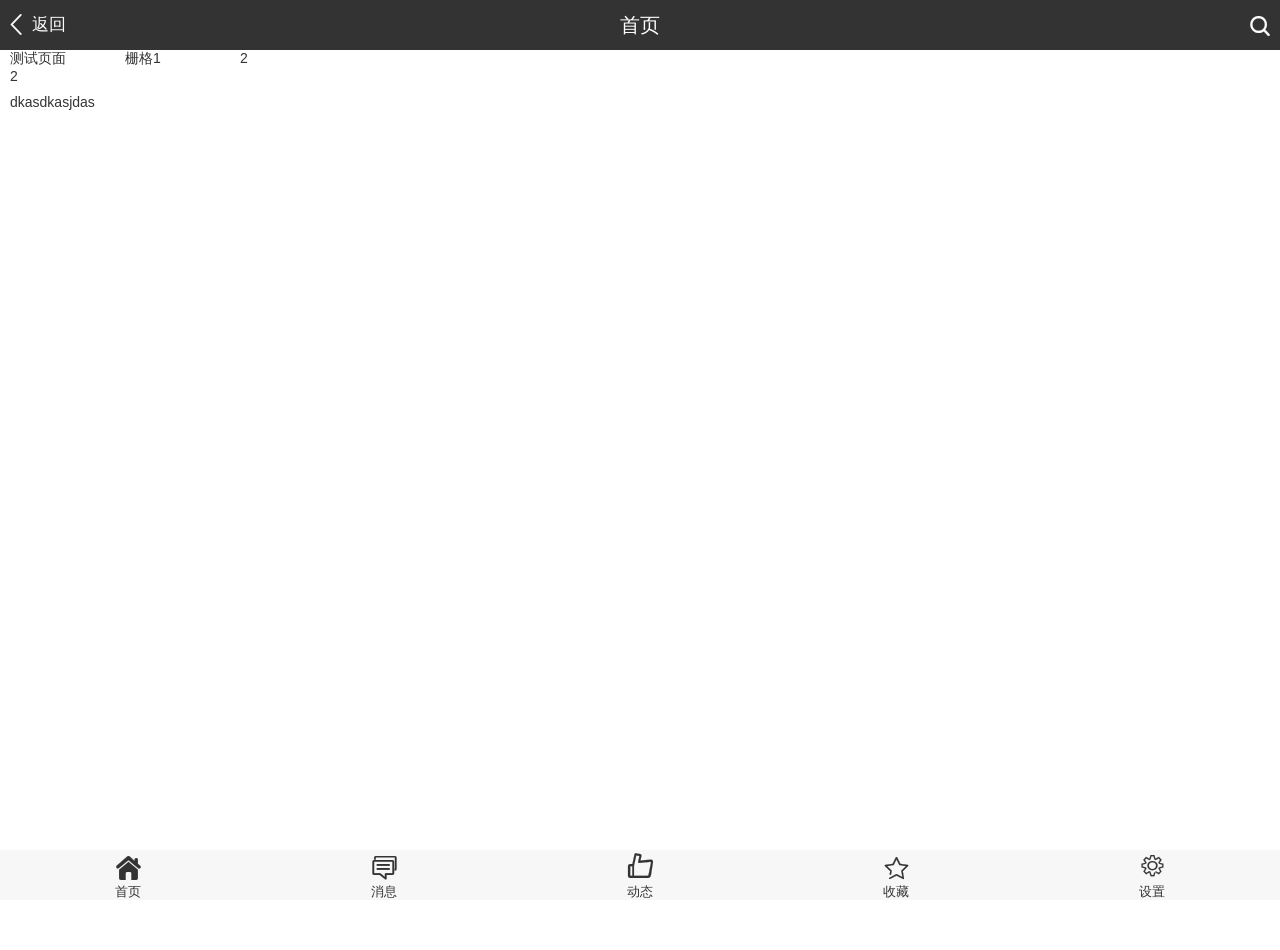
<file: index.html>
<!DOCTYPE html>
<html lang="en">

<head>
    <meta charset="UTF-8">
    <meta meta name="viewport" content="width=device-width, initial-scale=1.0, maximum-scale=1.0, user-scalable=0">
    <!-- uc强制全屏 -->
    <meta name="full-screen" content="yes">
    <!-- 关闭uc浏览器字体放大功能 -->
    <meta name="wap-font-scale" content="no">
    <!-- 强制显示图片 -->
    <meta name="imagemode" content="force" />
    <!-- 竖屏 -->
    <meta name="screen-orientation" content="portrait">
    <!-- <meta name="screen-orientation" content="portrait|landscape"> -->
    <!-- 缩放不显示滚动条 -->
    <!-- <meta name="viewport" content="uc-fitscreen=no|yes"/> -->
    <!-- uc/ -->
    <!-- x5 -->
    <!-- 设置屏幕方向 -->
    <meta name="x5-orientation" content="portrait" />
    <!-- <meta name="x5-orientation" content="portrait|landscape" /> -->
    <!-- 全屏 -->
    <meta name="x5-fullscreen" content="true" />
    <!-- <meta name="x5-fullscreen" content="true" /> -->
    <!-- 屏幕模式 -->
    <meta name="x5-page-mode" content="app" />
    <!-- x5 -->
    <title>演示文档</title>
    <link rel="stylesheet" href="css/zhkc.css">
    <link rel="stylesheet" type="text/css" href="./css/font/iconfont.css">
    <style>
    .tab {
        /*background:red;*/
    }
    
    .m-top-bar {
        background-color: #333;
    }
    </style>
</head>

<body class="zhk">
    <!-- 顶部工具 -->
    <div class="m-top-bar">
        <div class="m-top-left">
            <a href="">
                <i class="iconfont icon-prev"></i>
                <span>返回</span>
            </a>
        </div>
        <p class="m-top-title">
            首页
        </p>
        <div class="m-top-right">
            <a href="">
                <i class="iconfont icon-search"></i>
            </a>
        </div>
    </div>
    <!-- 内容区域 -->
    <div class="m-content">
        <div class="row-sm row inside">
            <div class="col-1">测试页面</div>
            <div class="col-1">栅格1</div>
            <div class="col-1">2</div>
        </div>
        <div class="row">
            <div class="col-12">2</div>
        </div>
        <div class="row">
            <div class="col-12"><a href="">dkasdkasjdas</a></div>
        </div>
    </div>
    <!-- tabs -->
    <div class="tabs">
        <div class="tab tab-5">
            <a href="javascript:;">
                <i class="iconfont icon-home"></i>
                <p>首页</p>
            </a>
        </div>
        <div class="tab tab-5">
            <a href="javascript:;">
                <i class="iconfont icon-advice"></i>
                <p>消息</p>
            </a>
        </div>
        <div class="tab tab-5">
            <a href="javascript:;">
                <i class="iconfont icon-ding"></i>
                <p>动态</p>
            </a>
        </div>
        <div class="tab tab-5">
            <a href="javascript:;">
                <i class="iconfont icon-star"></i>
                <p>收藏</p>
            </a>
        </div>
        <div class="tab tab-5">
            <a href="javascript:;">
                <i class="iconfont icon-set"></i>
                <p>设置</p>
            </a>
        </div>
    </div>
</body>

</html>
</file>
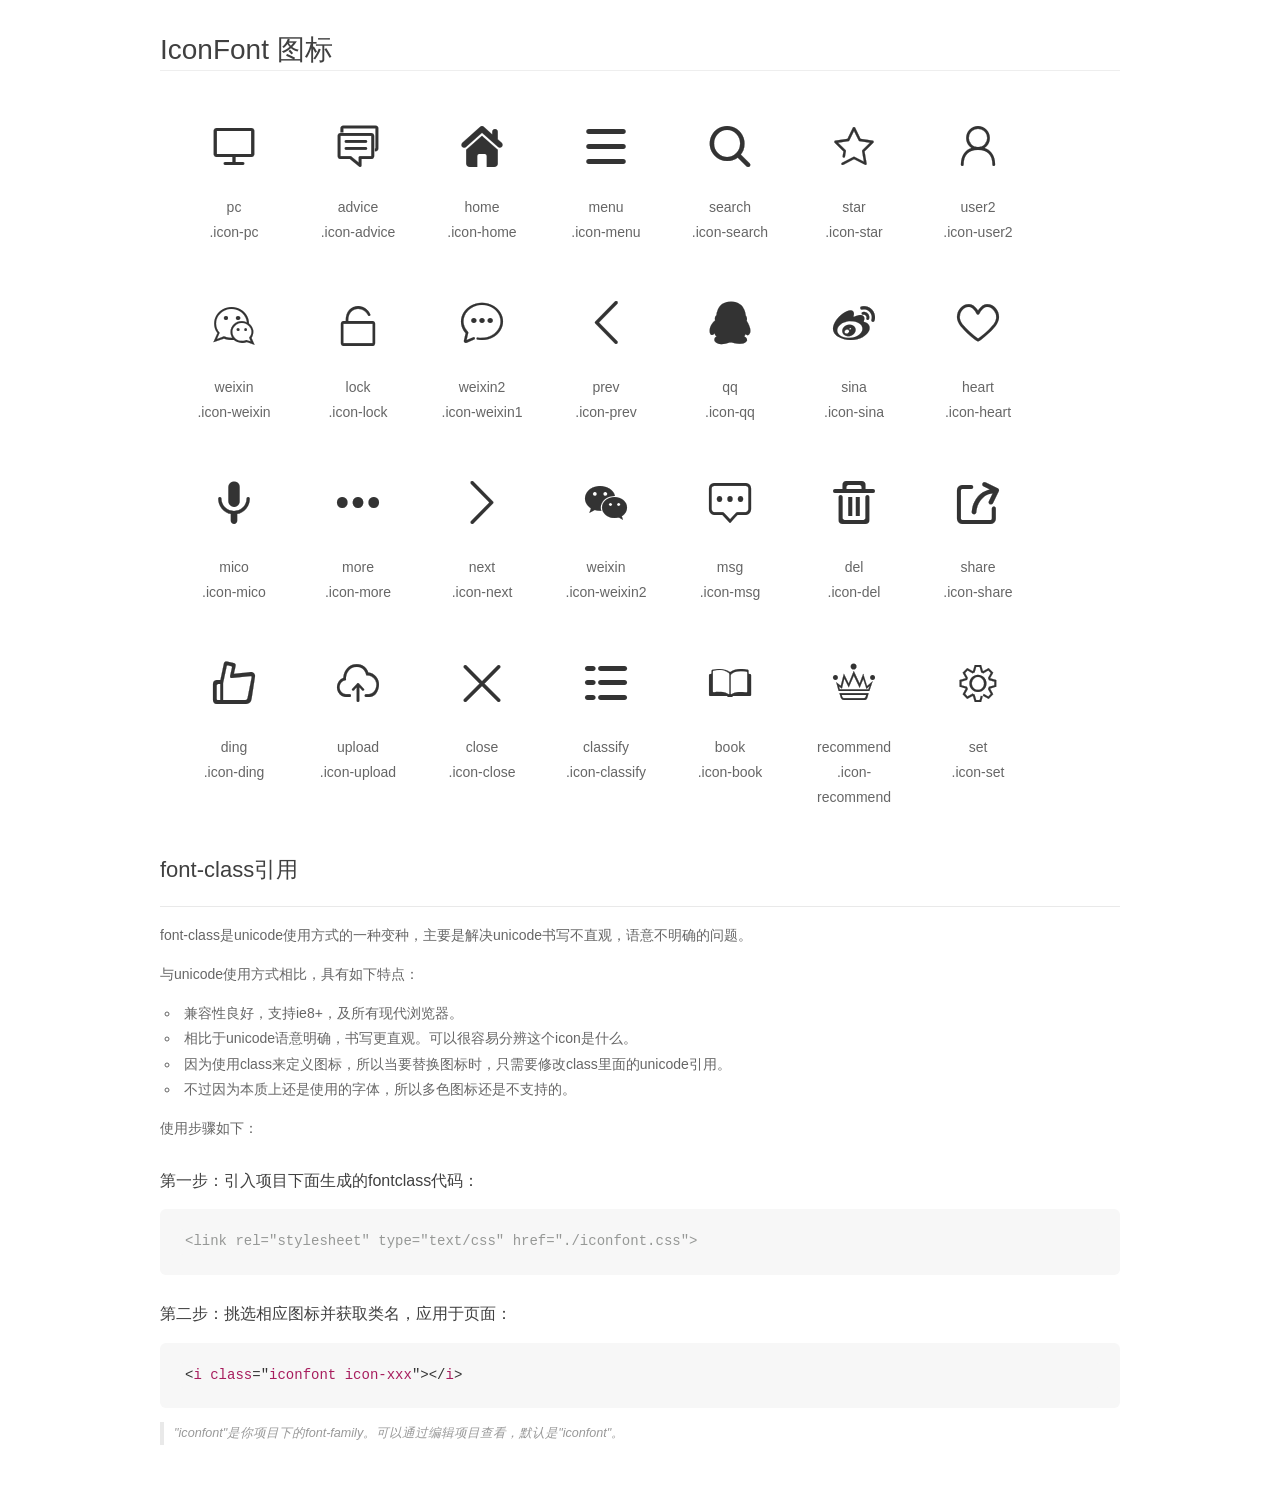
<file: css/font/demo_fontclass.html>
<!DOCTYPE html>
<html>
<head>
    <meta charset="utf-8"/>
    <title>IconFont</title>
    <link rel="stylesheet" href="demo.css">
    <link rel="stylesheet" href="iconfont.css">
</head>
<body>
    <div class="main markdown">
        <h1>IconFont 图标</h1>
        <ul class="icon_lists clear">
            
                <li>
                <i class="icon iconfont icon-pc"></i>
                    <div class="name">pc</div>
                    <div class="fontclass">.icon-pc</div>
                </li>
            
                <li>
                <i class="icon iconfont icon-advice"></i>
                    <div class="name">advice</div>
                    <div class="fontclass">.icon-advice</div>
                </li>
            
                <li>
                <i class="icon iconfont icon-home"></i>
                    <div class="name">home</div>
                    <div class="fontclass">.icon-home</div>
                </li>
            
                <li>
                <i class="icon iconfont icon-menu"></i>
                    <div class="name">menu</div>
                    <div class="fontclass">.icon-menu</div>
                </li>
            
                <li>
                <i class="icon iconfont icon-search"></i>
                    <div class="name">search</div>
                    <div class="fontclass">.icon-search</div>
                </li>
            
                <li>
                <i class="icon iconfont icon-star"></i>
                    <div class="name">star</div>
                    <div class="fontclass">.icon-star</div>
                </li>
            
                <li>
                <i class="icon iconfont icon-user2"></i>
                    <div class="name">user2</div>
                    <div class="fontclass">.icon-user2</div>
                </li>
            
                <li>
                <i class="icon iconfont icon-weixin"></i>
                    <div class="name">weixin</div>
                    <div class="fontclass">.icon-weixin</div>
                </li>
            
                <li>
                <i class="icon iconfont icon-lock"></i>
                    <div class="name">lock</div>
                    <div class="fontclass">.icon-lock</div>
                </li>
            
                <li>
                <i class="icon iconfont icon-weixin1"></i>
                    <div class="name">weixin2</div>
                    <div class="fontclass">.icon-weixin1</div>
                </li>
            
                <li>
                <i class="icon iconfont icon-prev"></i>
                    <div class="name">prev</div>
                    <div class="fontclass">.icon-prev</div>
                </li>
            
                <li>
                <i class="icon iconfont icon-qq"></i>
                    <div class="name">qq</div>
                    <div class="fontclass">.icon-qq</div>
                </li>
            
                <li>
                <i class="icon iconfont icon-sina"></i>
                    <div class="name">sina</div>
                    <div class="fontclass">.icon-sina</div>
                </li>
            
                <li>
                <i class="icon iconfont icon-heart"></i>
                    <div class="name">heart</div>
                    <div class="fontclass">.icon-heart</div>
                </li>
            
                <li>
                <i class="icon iconfont icon-mico"></i>
                    <div class="name">mico</div>
                    <div class="fontclass">.icon-mico</div>
                </li>
            
                <li>
                <i class="icon iconfont icon-more"></i>
                    <div class="name">more</div>
                    <div class="fontclass">.icon-more</div>
                </li>
            
                <li>
                <i class="icon iconfont icon-next"></i>
                    <div class="name">next</div>
                    <div class="fontclass">.icon-next</div>
                </li>
            
                <li>
                <i class="icon iconfont icon-weixin2"></i>
                    <div class="name">weixin</div>
                    <div class="fontclass">.icon-weixin2</div>
                </li>
            
                <li>
                <i class="icon iconfont icon-msg"></i>
                    <div class="name">msg</div>
                    <div class="fontclass">.icon-msg</div>
                </li>
            
                <li>
                <i class="icon iconfont icon-del"></i>
                    <div class="name">del</div>
                    <div class="fontclass">.icon-del</div>
                </li>
            
                <li>
                <i class="icon iconfont icon-share"></i>
                    <div class="name">share</div>
                    <div class="fontclass">.icon-share</div>
                </li>
            
                <li>
                <i class="icon iconfont icon-ding"></i>
                    <div class="name">ding</div>
                    <div class="fontclass">.icon-ding</div>
                </li>
            
                <li>
                <i class="icon iconfont icon-upload"></i>
                    <div class="name">upload</div>
                    <div class="fontclass">.icon-upload</div>
                </li>
            
                <li>
                <i class="icon iconfont icon-close"></i>
                    <div class="name">close</div>
                    <div class="fontclass">.icon-close</div>
                </li>
            
                <li>
                <i class="icon iconfont icon-classify"></i>
                    <div class="name">classify</div>
                    <div class="fontclass">.icon-classify</div>
                </li>
            
                <li>
                <i class="icon iconfont icon-book"></i>
                    <div class="name">book</div>
                    <div class="fontclass">.icon-book</div>
                </li>
            
                <li>
                <i class="icon iconfont icon-recommend"></i>
                    <div class="name">recommend</div>
                    <div class="fontclass">.icon-recommend</div>
                </li>
            
                <li>
                <i class="icon iconfont icon-set"></i>
                    <div class="name">set</div>
                    <div class="fontclass">.icon-set</div>
                </li>
            
        </ul>

        <h2 id="font-class-">font-class引用</h2>
        <hr>

        <p>font-class是unicode使用方式的一种变种，主要是解决unicode书写不直观，语意不明确的问题。</p>
        <p>与unicode使用方式相比，具有如下特点：</p>
        <ul>
        <li>兼容性良好，支持ie8+，及所有现代浏览器。</li>
        <li>相比于unicode语意明确，书写更直观。可以很容易分辨这个icon是什么。</li>
        <li>因为使用class来定义图标，所以当要替换图标时，只需要修改class里面的unicode引用。</li>
        <li>不过因为本质上还是使用的字体，所以多色图标还是不支持的。</li>
        </ul>
        <p>使用步骤如下：</p>
        <h3 id="-fontclass-">第一步：引入项目下面生成的fontclass代码：</h3>


        <pre><code class="lang-js hljs javascript"><span class="hljs-comment">&lt;link rel="stylesheet" type="text/css" href="./iconfont.css"&gt;</span></code></pre>
        <h3 id="-">第二步：挑选相应图标并获取类名，应用于页面：</h3>
        <pre><code class="lang-css hljs">&lt;<span class="hljs-selector-tag">i</span> <span class="hljs-selector-tag">class</span>="<span class="hljs-selector-tag">iconfont</span> <span class="hljs-selector-tag">icon-xxx</span>"&gt;&lt;/<span class="hljs-selector-tag">i</span>&gt;</code></pre>
        <blockquote>
        <p>"iconfont"是你项目下的font-family。可以通过编辑项目查看，默认是"iconfont"。</p>
        </blockquote>
    </div>
</body>
</html>
</file>
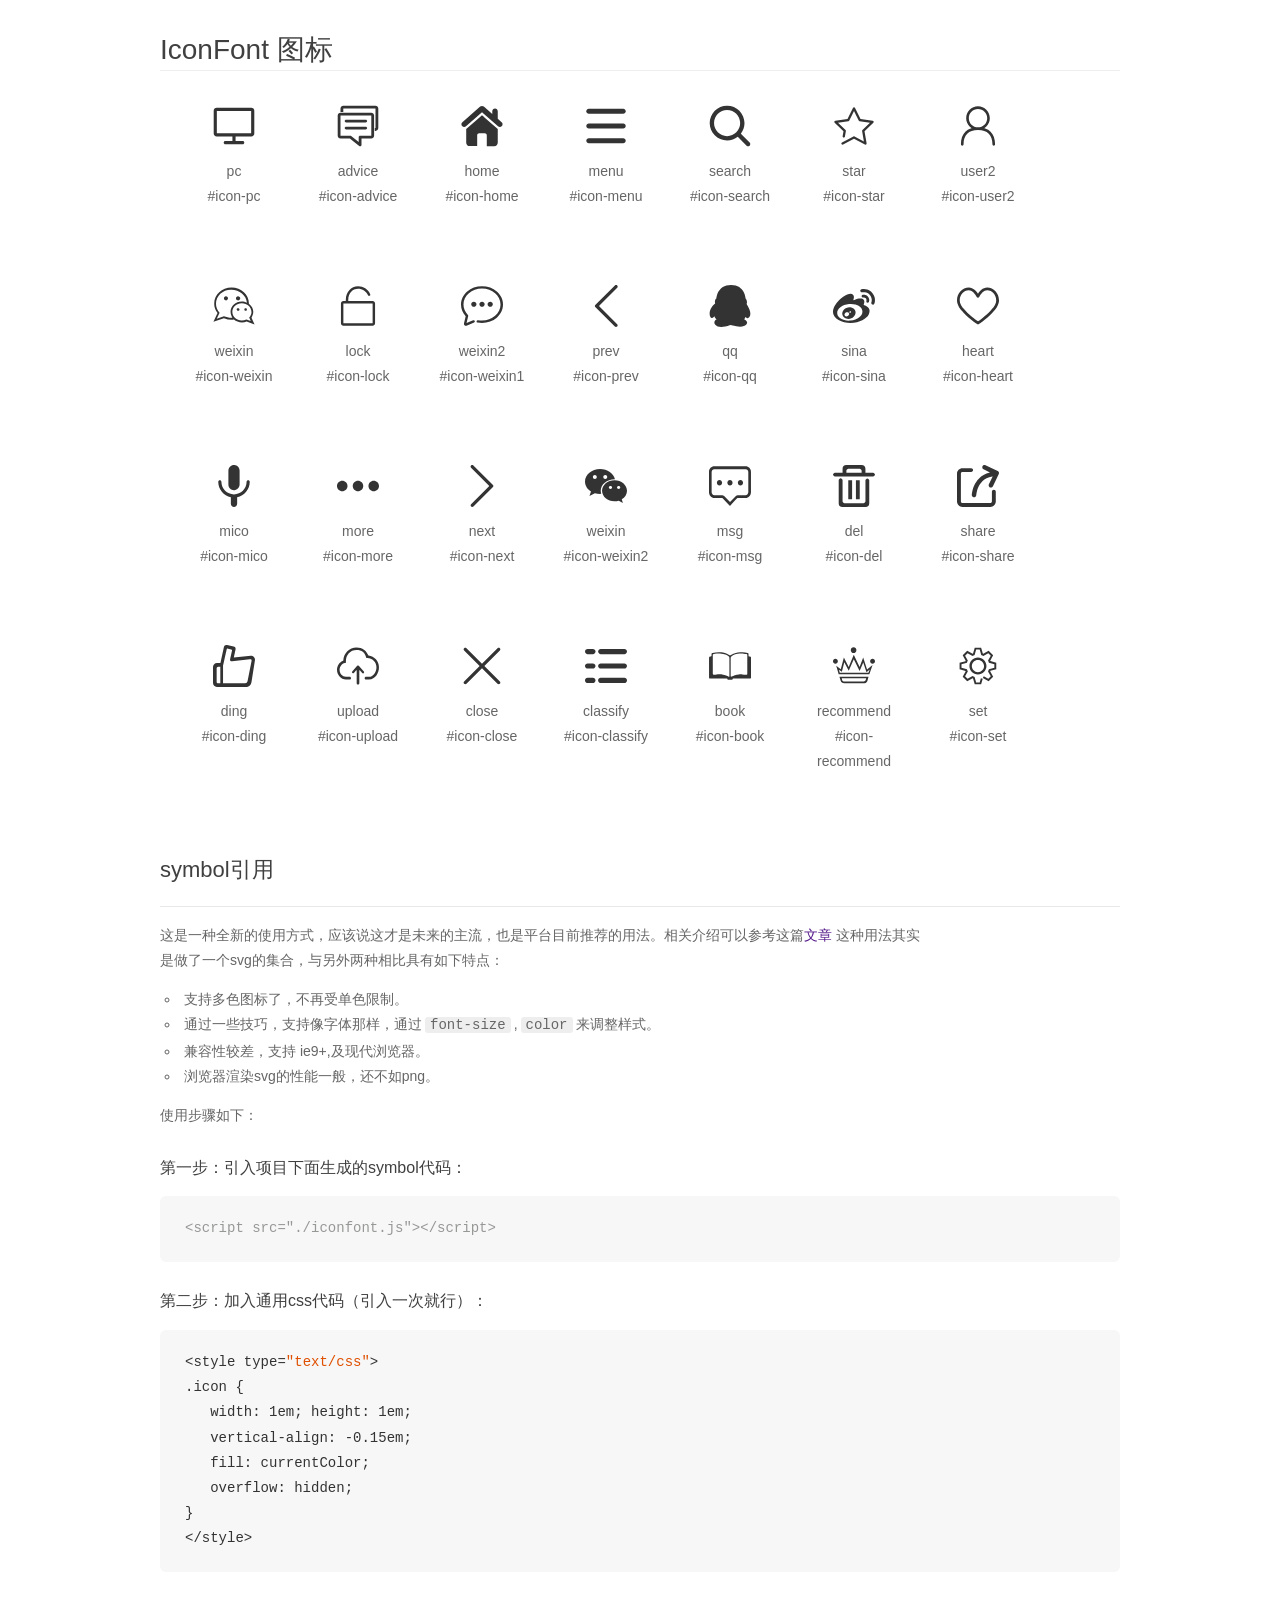
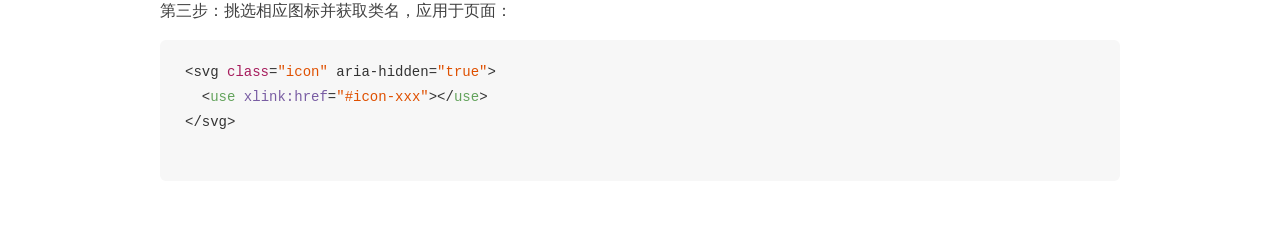
<file: css/font/demo_symbol.html>
<!DOCTYPE html>
<html>
<head>
    <meta charset="utf-8"/>
    <title>IconFont</title>
    <link rel="stylesheet" href="demo.css">
    <script src="iconfont.js"></script>

    <style type="text/css">
        .icon {
          /* 通过设置 font-size 来改变图标大小 */
          width: 1em; height: 1em;
          /* 图标和文字相邻时，垂直对齐 */
          vertical-align: -0.15em;
          /* 通过设置 color 来改变 SVG 的颜色/fill */
          fill: currentColor;
          /* path 和 stroke 溢出 viewBox 部分在 IE 下会显示
             normalize.css 中也包含这行 */
          overflow: hidden;
        }

    </style>
</head>
<body>
    <div class="main markdown">
        <h1>IconFont 图标</h1>
        <ul class="icon_lists clear">
            
                <li>
                    <svg class="icon" aria-hidden="true">
                        <use xlink:href="#icon-pc"></use>
                    </svg>
                    <div class="name">pc</div>
                    <div class="fontclass">#icon-pc</div>
                </li>
            
                <li>
                    <svg class="icon" aria-hidden="true">
                        <use xlink:href="#icon-advice"></use>
                    </svg>
                    <div class="name">advice</div>
                    <div class="fontclass">#icon-advice</div>
                </li>
            
                <li>
                    <svg class="icon" aria-hidden="true">
                        <use xlink:href="#icon-home"></use>
                    </svg>
                    <div class="name">home</div>
                    <div class="fontclass">#icon-home</div>
                </li>
            
                <li>
                    <svg class="icon" aria-hidden="true">
                        <use xlink:href="#icon-menu"></use>
                    </svg>
                    <div class="name">menu</div>
                    <div class="fontclass">#icon-menu</div>
                </li>
            
                <li>
                    <svg class="icon" aria-hidden="true">
                        <use xlink:href="#icon-search"></use>
                    </svg>
                    <div class="name">search</div>
                    <div class="fontclass">#icon-search</div>
                </li>
            
                <li>
                    <svg class="icon" aria-hidden="true">
                        <use xlink:href="#icon-star"></use>
                    </svg>
                    <div class="name">star</div>
                    <div class="fontclass">#icon-star</div>
                </li>
            
                <li>
                    <svg class="icon" aria-hidden="true">
                        <use xlink:href="#icon-user2"></use>
                    </svg>
                    <div class="name">user2</div>
                    <div class="fontclass">#icon-user2</div>
                </li>
            
                <li>
                    <svg class="icon" aria-hidden="true">
                        <use xlink:href="#icon-weixin"></use>
                    </svg>
                    <div class="name">weixin</div>
                    <div class="fontclass">#icon-weixin</div>
                </li>
            
                <li>
                    <svg class="icon" aria-hidden="true">
                        <use xlink:href="#icon-lock"></use>
                    </svg>
                    <div class="name">lock</div>
                    <div class="fontclass">#icon-lock</div>
                </li>
            
                <li>
                    <svg class="icon" aria-hidden="true">
                        <use xlink:href="#icon-weixin1"></use>
                    </svg>
                    <div class="name">weixin2</div>
                    <div class="fontclass">#icon-weixin1</div>
                </li>
            
                <li>
                    <svg class="icon" aria-hidden="true">
                        <use xlink:href="#icon-prev"></use>
                    </svg>
                    <div class="name">prev</div>
                    <div class="fontclass">#icon-prev</div>
                </li>
            
                <li>
                    <svg class="icon" aria-hidden="true">
                        <use xlink:href="#icon-qq"></use>
                    </svg>
                    <div class="name">qq</div>
                    <div class="fontclass">#icon-qq</div>
                </li>
            
                <li>
                    <svg class="icon" aria-hidden="true">
                        <use xlink:href="#icon-sina"></use>
                    </svg>
                    <div class="name">sina</div>
                    <div class="fontclass">#icon-sina</div>
                </li>
            
                <li>
                    <svg class="icon" aria-hidden="true">
                        <use xlink:href="#icon-heart"></use>
                    </svg>
                    <div class="name">heart</div>
                    <div class="fontclass">#icon-heart</div>
                </li>
            
                <li>
                    <svg class="icon" aria-hidden="true">
                        <use xlink:href="#icon-mico"></use>
                    </svg>
                    <div class="name">mico</div>
                    <div class="fontclass">#icon-mico</div>
                </li>
            
                <li>
                    <svg class="icon" aria-hidden="true">
                        <use xlink:href="#icon-more"></use>
                    </svg>
                    <div class="name">more</div>
                    <div class="fontclass">#icon-more</div>
                </li>
            
                <li>
                    <svg class="icon" aria-hidden="true">
                        <use xlink:href="#icon-next"></use>
                    </svg>
                    <div class="name">next</div>
                    <div class="fontclass">#icon-next</div>
                </li>
            
                <li>
                    <svg class="icon" aria-hidden="true">
                        <use xlink:href="#icon-weixin2"></use>
                    </svg>
                    <div class="name">weixin</div>
                    <div class="fontclass">#icon-weixin2</div>
                </li>
            
                <li>
                    <svg class="icon" aria-hidden="true">
                        <use xlink:href="#icon-msg"></use>
                    </svg>
                    <div class="name">msg</div>
                    <div class="fontclass">#icon-msg</div>
                </li>
            
                <li>
                    <svg class="icon" aria-hidden="true">
                        <use xlink:href="#icon-del"></use>
                    </svg>
                    <div class="name">del</div>
                    <div class="fontclass">#icon-del</div>
                </li>
            
                <li>
                    <svg class="icon" aria-hidden="true">
                        <use xlink:href="#icon-share"></use>
                    </svg>
                    <div class="name">share</div>
                    <div class="fontclass">#icon-share</div>
                </li>
            
                <li>
                    <svg class="icon" aria-hidden="true">
                        <use xlink:href="#icon-ding"></use>
                    </svg>
                    <div class="name">ding</div>
                    <div class="fontclass">#icon-ding</div>
                </li>
            
                <li>
                    <svg class="icon" aria-hidden="true">
                        <use xlink:href="#icon-upload"></use>
                    </svg>
                    <div class="name">upload</div>
                    <div class="fontclass">#icon-upload</div>
                </li>
            
                <li>
                    <svg class="icon" aria-hidden="true">
                        <use xlink:href="#icon-close"></use>
                    </svg>
                    <div class="name">close</div>
                    <div class="fontclass">#icon-close</div>
                </li>
            
                <li>
                    <svg class="icon" aria-hidden="true">
                        <use xlink:href="#icon-classify"></use>
                    </svg>
                    <div class="name">classify</div>
                    <div class="fontclass">#icon-classify</div>
                </li>
            
                <li>
                    <svg class="icon" aria-hidden="true">
                        <use xlink:href="#icon-book"></use>
                    </svg>
                    <div class="name">book</div>
                    <div class="fontclass">#icon-book</div>
                </li>
            
                <li>
                    <svg class="icon" aria-hidden="true">
                        <use xlink:href="#icon-recommend"></use>
                    </svg>
                    <div class="name">recommend</div>
                    <div class="fontclass">#icon-recommend</div>
                </li>
            
                <li>
                    <svg class="icon" aria-hidden="true">
                        <use xlink:href="#icon-set"></use>
                    </svg>
                    <div class="name">set</div>
                    <div class="fontclass">#icon-set</div>
                </li>
            
        </ul>


        <h2 id="symbol-">symbol引用</h2>
        <hr>

        <p>这是一种全新的使用方式，应该说这才是未来的主流，也是平台目前推荐的用法。相关介绍可以参考这篇<a href="">文章</a>
        这种用法其实是做了一个svg的集合，与另外两种相比具有如下特点：</p>
        <ul>
          <li>支持多色图标了，不再受单色限制。</li>
          <li>通过一些技巧，支持像字体那样，通过<code>font-size</code>,<code>color</code>来调整样式。</li>
          <li>兼容性较差，支持 ie9+,及现代浏览器。</li>
          <li>浏览器渲染svg的性能一般，还不如png。</li>
        </ul>
        <p>使用步骤如下：</p>
        <h3 id="-symbol-">第一步：引入项目下面生成的symbol代码：</h3>
        <pre><code class="lang-js hljs javascript"><span class="hljs-comment">&lt;script src="./iconfont.js"&gt;&lt;/script&gt;</span></code></pre>
        <h3 id="-css-">第二步：加入通用css代码（引入一次就行）：</h3>
        <pre><code class="lang-js hljs javascript">&lt;style type=<span class="hljs-string">"text/css"</span>&gt;
.icon {
   width: <span class="hljs-number">1</span>em; height: <span class="hljs-number">1</span>em;
   vertical-align: <span class="hljs-number">-0.15</span>em;
   fill: currentColor;
   overflow: hidden;
}
&lt;<span class="hljs-regexp">/style&gt;</span></code></pre>
        <h3 id="-">第三步：挑选相应图标并获取类名，应用于页面：</h3>
        <pre><code class="lang-js hljs javascript">&lt;svg <span class="hljs-class"><span class="hljs-keyword">class</span></span>=<span class="hljs-string">"icon"</span> aria-hidden=<span class="hljs-string">"true"</span>&gt;<span class="xml"><span class="hljs-tag">
  &lt;<span class="hljs-name">use</span> <span class="hljs-attr">xlink:href</span>=<span class="hljs-string">"#icon-xxx"</span>&gt;</span><span class="hljs-tag">&lt;/<span class="hljs-name">use</span>&gt;</span>
</span>&lt;<span class="hljs-regexp">/svg&gt;
        </span></code></pre>
    </div>
</body>
</html>
</file>
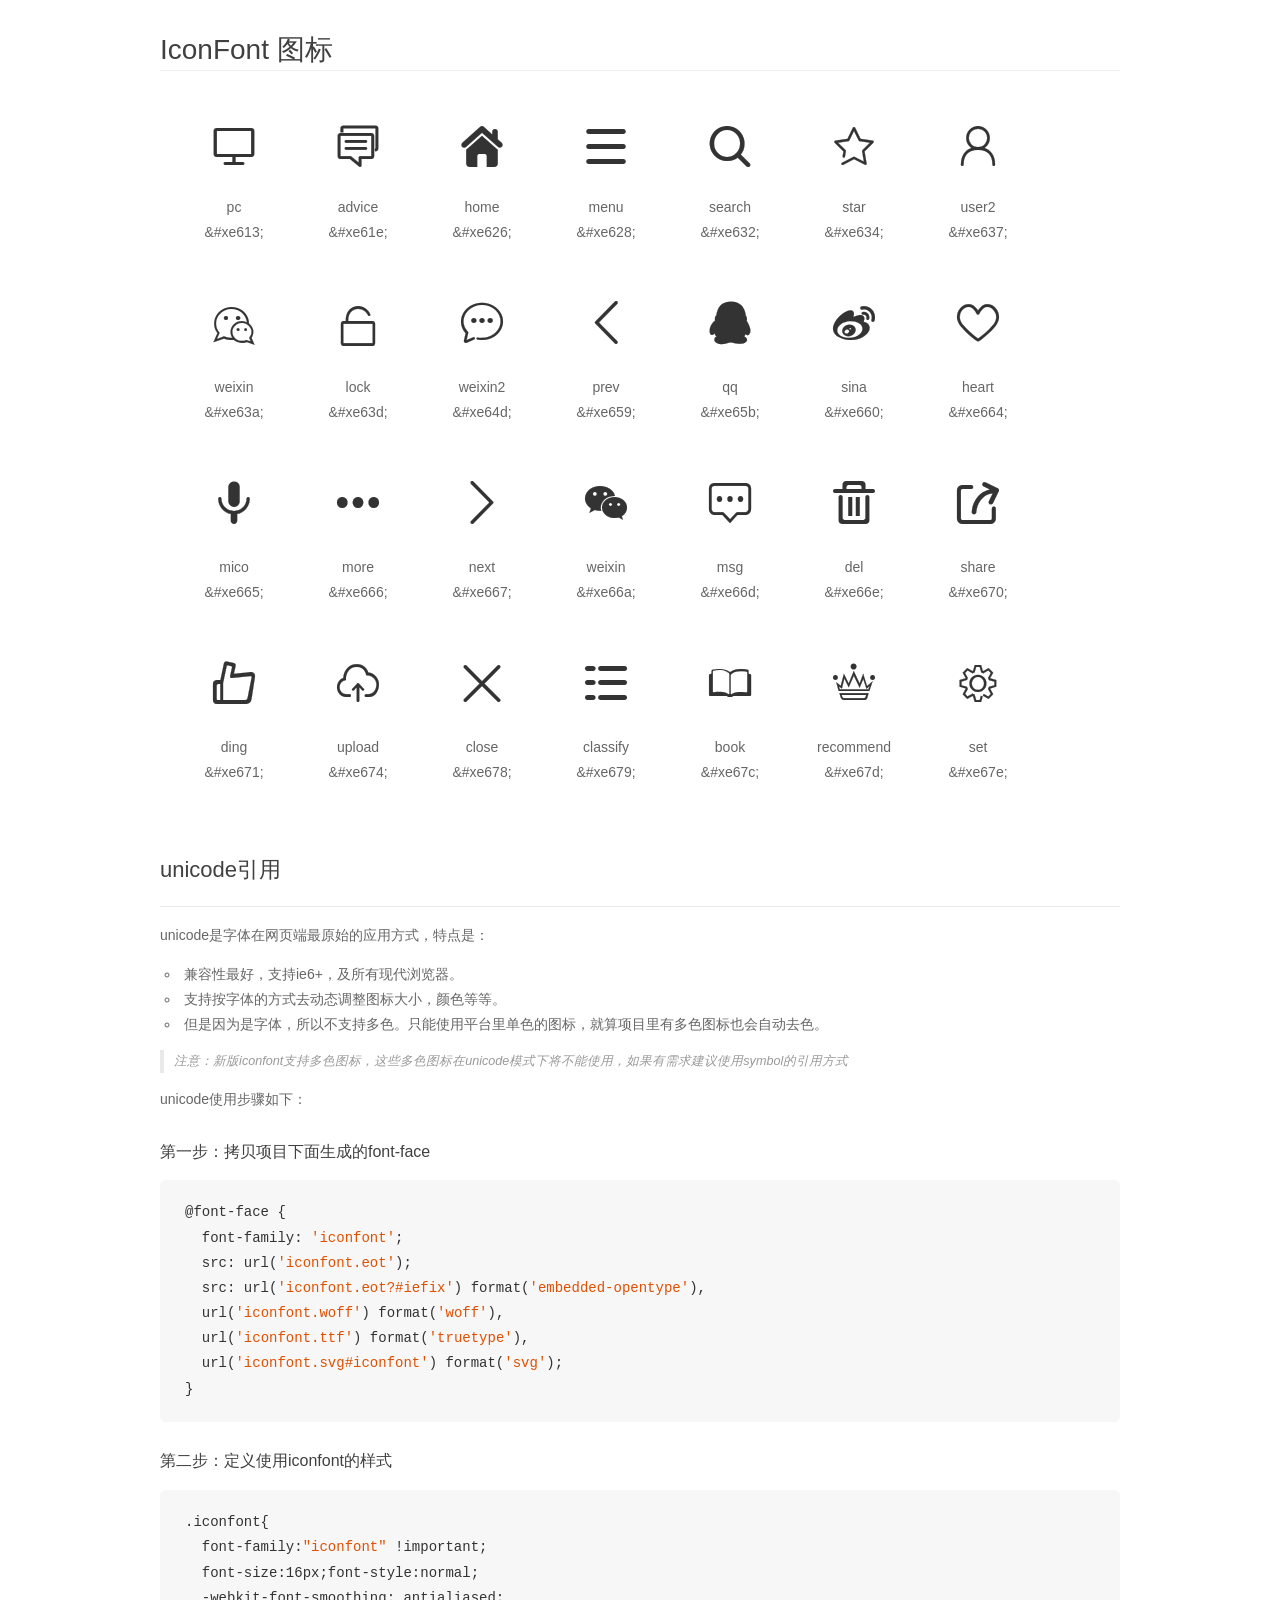
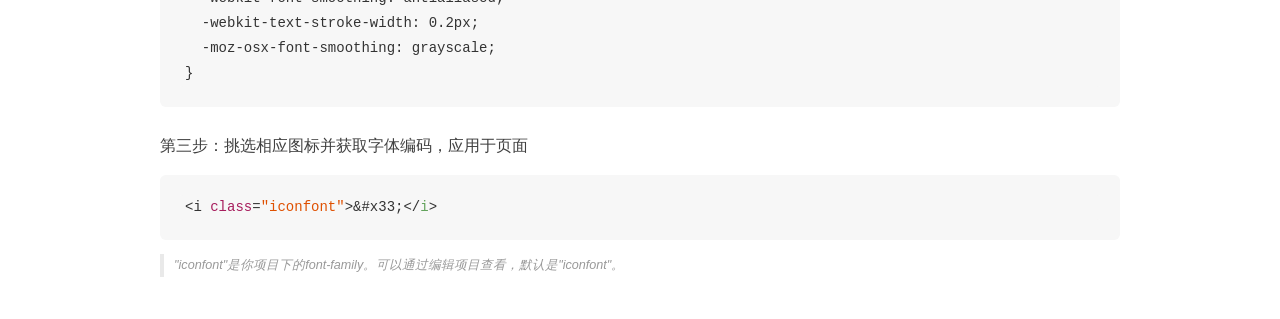
<file: css/font/demo_unicode.html>
<!DOCTYPE html>
<html>
<head>
    <meta charset="utf-8"/>
    <title>IconFont</title>
    <link rel="stylesheet" href="demo.css">

    <style type="text/css">

        @font-face {font-family: "iconfont";
          src: url('iconfont.eot'); /* IE9*/
          src: url('iconfont.eot#iefix') format('embedded-opentype'), /* IE6-IE8 */
          url('iconfont.woff') format('woff'), /* chrome, firefox */
          url('iconfont.ttf') format('truetype'), /* chrome, firefox, opera, Safari, Android, iOS 4.2+*/
          url('iconfont.svg#iconfont') format('svg'); /* iOS 4.1- */
        }

        .iconfont {
          font-family:"iconfont" !important;
          font-size:16px;
          font-style:normal;
          -webkit-font-smoothing: antialiased;
          -webkit-text-stroke-width: 0.2px;
          -moz-osx-font-smoothing: grayscale;
        }

    </style>
</head>
<body>
    <div class="main markdown">
        <h1>IconFont 图标</h1>
        <ul class="icon_lists clear">
            
                <li>
                <i class="icon iconfont">&#xe613;</i>
                    <div class="name">pc</div>
                    <div class="code">&amp;#xe613;</div>
                </li>
            
                <li>
                <i class="icon iconfont">&#xe61e;</i>
                    <div class="name">advice</div>
                    <div class="code">&amp;#xe61e;</div>
                </li>
            
                <li>
                <i class="icon iconfont">&#xe626;</i>
                    <div class="name">home</div>
                    <div class="code">&amp;#xe626;</div>
                </li>
            
                <li>
                <i class="icon iconfont">&#xe628;</i>
                    <div class="name">menu</div>
                    <div class="code">&amp;#xe628;</div>
                </li>
            
                <li>
                <i class="icon iconfont">&#xe632;</i>
                    <div class="name">search</div>
                    <div class="code">&amp;#xe632;</div>
                </li>
            
                <li>
                <i class="icon iconfont">&#xe634;</i>
                    <div class="name">star</div>
                    <div class="code">&amp;#xe634;</div>
                </li>
            
                <li>
                <i class="icon iconfont">&#xe637;</i>
                    <div class="name">user2</div>
                    <div class="code">&amp;#xe637;</div>
                </li>
            
                <li>
                <i class="icon iconfont">&#xe63a;</i>
                    <div class="name">weixin</div>
                    <div class="code">&amp;#xe63a;</div>
                </li>
            
                <li>
                <i class="icon iconfont">&#xe63d;</i>
                    <div class="name">lock</div>
                    <div class="code">&amp;#xe63d;</div>
                </li>
            
                <li>
                <i class="icon iconfont">&#xe64d;</i>
                    <div class="name">weixin2</div>
                    <div class="code">&amp;#xe64d;</div>
                </li>
            
                <li>
                <i class="icon iconfont">&#xe659;</i>
                    <div class="name">prev</div>
                    <div class="code">&amp;#xe659;</div>
                </li>
            
                <li>
                <i class="icon iconfont">&#xe65b;</i>
                    <div class="name">qq</div>
                    <div class="code">&amp;#xe65b;</div>
                </li>
            
                <li>
                <i class="icon iconfont">&#xe660;</i>
                    <div class="name">sina</div>
                    <div class="code">&amp;#xe660;</div>
                </li>
            
                <li>
                <i class="icon iconfont">&#xe664;</i>
                    <div class="name">heart</div>
                    <div class="code">&amp;#xe664;</div>
                </li>
            
                <li>
                <i class="icon iconfont">&#xe665;</i>
                    <div class="name">mico</div>
                    <div class="code">&amp;#xe665;</div>
                </li>
            
                <li>
                <i class="icon iconfont">&#xe666;</i>
                    <div class="name">more</div>
                    <div class="code">&amp;#xe666;</div>
                </li>
            
                <li>
                <i class="icon iconfont">&#xe667;</i>
                    <div class="name">next</div>
                    <div class="code">&amp;#xe667;</div>
                </li>
            
                <li>
                <i class="icon iconfont">&#xe66a;</i>
                    <div class="name">weixin</div>
                    <div class="code">&amp;#xe66a;</div>
                </li>
            
                <li>
                <i class="icon iconfont">&#xe66d;</i>
                    <div class="name">msg</div>
                    <div class="code">&amp;#xe66d;</div>
                </li>
            
                <li>
                <i class="icon iconfont">&#xe66e;</i>
                    <div class="name">del</div>
                    <div class="code">&amp;#xe66e;</div>
                </li>
            
                <li>
                <i class="icon iconfont">&#xe670;</i>
                    <div class="name">share</div>
                    <div class="code">&amp;#xe670;</div>
                </li>
            
                <li>
                <i class="icon iconfont">&#xe671;</i>
                    <div class="name">ding</div>
                    <div class="code">&amp;#xe671;</div>
                </li>
            
                <li>
                <i class="icon iconfont">&#xe674;</i>
                    <div class="name">upload</div>
                    <div class="code">&amp;#xe674;</div>
                </li>
            
                <li>
                <i class="icon iconfont">&#xe678;</i>
                    <div class="name">close</div>
                    <div class="code">&amp;#xe678;</div>
                </li>
            
                <li>
                <i class="icon iconfont">&#xe679;</i>
                    <div class="name">classify</div>
                    <div class="code">&amp;#xe679;</div>
                </li>
            
                <li>
                <i class="icon iconfont">&#xe67c;</i>
                    <div class="name">book</div>
                    <div class="code">&amp;#xe67c;</div>
                </li>
            
                <li>
                <i class="icon iconfont">&#xe67d;</i>
                    <div class="name">recommend</div>
                    <div class="code">&amp;#xe67d;</div>
                </li>
            
                <li>
                <i class="icon iconfont">&#xe67e;</i>
                    <div class="name">set</div>
                    <div class="code">&amp;#xe67e;</div>
                </li>
            
        </ul>
        <h2 id="unicode-">unicode引用</h2>
        <hr>

        <p>unicode是字体在网页端最原始的应用方式，特点是：</p>
        <ul>
        <li>兼容性最好，支持ie6+，及所有现代浏览器。</li>
        <li>支持按字体的方式去动态调整图标大小，颜色等等。</li>
        <li>但是因为是字体，所以不支持多色。只能使用平台里单色的图标，就算项目里有多色图标也会自动去色。</li>
        </ul>
        <blockquote>
        <p>注意：新版iconfont支持多色图标，这些多色图标在unicode模式下将不能使用，如果有需求建议使用symbol的引用方式</p>
        </blockquote>
        <p>unicode使用步骤如下：</p>
        <h3 id="-font-face">第一步：拷贝项目下面生成的font-face</h3>
        <pre><code class="lang-js hljs javascript">@font-face {
  font-family: <span class="hljs-string">'iconfont'</span>;
  src: url(<span class="hljs-string">'iconfont.eot'</span>);
  src: url(<span class="hljs-string">'iconfont.eot?#iefix'</span>) format(<span class="hljs-string">'embedded-opentype'</span>),
  url(<span class="hljs-string">'iconfont.woff'</span>) format(<span class="hljs-string">'woff'</span>),
  url(<span class="hljs-string">'iconfont.ttf'</span>) format(<span class="hljs-string">'truetype'</span>),
  url(<span class="hljs-string">'iconfont.svg#iconfont'</span>) format(<span class="hljs-string">'svg'</span>);
}
</code></pre>
        <h3 id="-iconfont-">第二步：定义使用iconfont的样式</h3>
        <pre><code class="lang-js hljs javascript">.iconfont{
  font-family:<span class="hljs-string">"iconfont"</span> !important;
  font-size:<span class="hljs-number">16</span>px;font-style:normal;
  -webkit-font-smoothing: antialiased;
  -webkit-text-stroke-width: <span class="hljs-number">0.2</span>px;
  -moz-osx-font-smoothing: grayscale;
}
</code></pre>
        <h3 id="-">第三步：挑选相应图标并获取字体编码，应用于页面</h3>
        <pre><code class="lang-js hljs javascript">&lt;i <span class="hljs-class"><span class="hljs-keyword">class</span></span>=<span class="hljs-string">"iconfont"</span>&gt;&amp;#x33;<span class="xml"><span class="hljs-tag">&lt;/<span class="hljs-name">i</span>&gt;</span></span></code></pre>

        <blockquote>
        <p>"iconfont"是你项目下的font-family。可以通过编辑项目查看，默认是"iconfont"。</p>
        </blockquote>
    </div>


</body>
</html>
</file>
<file: css/zhkc.css>
/**
 * @author ByZHkc3
 * @email byzhkc3@gmail.com
 * @date 2016-04-23
 */

html,
body {
    height: 100%;
    margin: 0;
    padding: 0;
    font-size: 100px;
}

body {
    font-size: .14rem;
    font-family: Microsoft Yahei, Microsoft Sans Serif, sans-serif;
    color: #333;
    -webkit-tap-highlight-color: rgba(0, 0, 0, 0);
}

p,
ul,
li {
    margin: 0;
    padding: 0;
}

a {
    text-decoration: none;
    color: #333;
    outline: none;
    /*解决微信问题*/
}


/*外部容器*/

.zhk {
    height: 100%;
}

.zhk code {
    padding: 0 .05rem;
    background: #eee;
    color: #d9534f;
    font-family: Microsoft Yahei, Microsoft Sans Serif, sans-serif;
}

.zhk code pre {
    color: #333;
    font-family: Microsoft Yahei, Microsoft Sans Serif, sans-serif;
}


/*
 * 栅格系统
 */


/*超小屏幕*/

.zhk .row-sm {
    display: -webkit-box;
    display: -moz-box;
    display: -ms-flexbox;
    display: -webkit-flex;
    display: flex;
    -webkit-flex-wrap: nowrap;
    -ms-flex-wrap: nowrap;
    flex-wrap: nowrap;
    -webkit-flex-basis: 100%;
    -ms-flex-basis: 100%;
    flex-basis: 100%;
    margin-bottom: .1rem;
}


/*清除padding margin*/

.zhk .row-sm.inside {
    margin: 0;
    padding: 0;
}


/*位于各行之间留有空白的容器内*/

.zhk .row-sm.between {
    -webkit-justify-content: space-between;
    -ms-flex-pack: space-between;
    justify-content: space-between;
}


/*位于容器的中心*/

.zhk .row-sm.center {
    -webkit-justify-content: center;
    -ms-flex-pack: center;
    justify-content: center;
}


/*位于各行之前、之间、之后都留有空白的容器内*/

.zhk .row-sm.around {
    -webkit-justify-content: space-around;
    -ms-flex-pack: distribute;
    justify-content: space-around;
}


/*水平垂直居中*/

.zhk .row-sm.vertical-center {
    -webkit-align-items: center;
    -ms-flex-align: center;
    align-items: center;
}

@media (max-width: 568px) {
    /*垂直显示*/
    .zhk .row-sm {
        -webkit-flex-direction: column;
        -ms-flex-direction: column;
        flex-direction: column;
    }
    .zhk .row-sm .col-1,
    .zhk .row-sm .col-2,
    .zhk .row-sm .col-3,
    .zhk .row-sm .col-4,
    .zhk .row-sm .col-5,
    .zhk .row-sm .col-6,
    .zhk .row-sm .col-7,
    .zhk .row-sm .col-8,
    .zhk .row-sm .col-9,
    .zhk .row-sm .col-10,
    .zhk .row-sm .col-11 {
        box-sizing: border-box;
        width: 100%;
        margin-right: .1rem;
        margin-right: 0;
    }
    .zhk .row-sm .col-1:last-child,
    .zhk .row-sm .col-2:last-child,
    .zhk .row-sm .col-3:last-child,
    .zhk .row-sm .col-4:last-child,
    .zhk .row-sm .col-5:last-child,
    .zhk .row-sm .col-6:last-child,
    .zhk .row-sm .col-7:last-child,
    .zhk .row-sm .col-8:last-child,
    .zhk .row-sm .col-9:last-child,
    .zhk .row-sm .col-10:last-child,
    .zhk .row-sm .col-11:last-child {
        margin-right: 0;
    }
    .zhk .row-sm.between,
    .zhk .row-sm.center,
    .zhk .row-sm.around,
    .zhk .row-sm.vertical-center {
        -webkit-flex-direction: row;
        -ms-flex-direction: row;
        flex-direction: row;
    }
}


/*小屏*/

.zhk .row {
    display: -webkit-box;
    display: -moz-box;
    display: -ms-flexbox;
    display: -webkit-flex;
    display: flex;
    -webkit-flex-wrap: nowrap;
    -ms-flex-wrap: nowrap;
    flex-wrap: nowrap;
    -webkit-flex-basis: 100%;
    -ms-flex-basis: 100%;
    flex-basis: 100%;
    margin-bottom: .1rem;
}

.zhk .row.inside {
    margin: 0;
    padding: 0;
}

.zhk .row.between {
    -webkit-justify-content: space-between;
    -ms-flex-pack: space-between;
    justify-content: space-between;
}

.zhk .row.center {
    -webkit-justify-content: center;
    -ms-flex-pack: center;
    justify-content: center;
}

.zhk .row.around {
    -webkit-justify-content: space-around;
    -ms-flex-pack: distribute;
    justify-content: space-around;
}

.zhk .row.vertical-center {
    -webkit-align-items: center;
    -ms-flex-align: center;
    align-items: center;
}

@media (max-width: 768px) {
    .zhk .row {
        -webkit-flex-direction: column;
        -ms-flex-direction: column;
        flex-direction: column;
    }
    .zhk .row .col-1,
    .zhk .row .col-2,
    .zhk .row .col-3,
    .zhk .row .col-4,
    .zhk .row .col-5,
    .zhk .row .col-6,
    .zhk .row .col-7,
    .zhk .row .col-8,
    .zhk .row .col-9,
    .zhk .row .col-10,
    .zhk .row .col-11 {
        box-sizing: border-box;
        width: 100%;
        margin-right: .1rem;
        margin-right: 0;
    }
    .zhk .row .col-1:last-child,
    .zhk .row .col-2:last-child,
    .zhk .row .col-3:last-child,
    .zhk .row .col-4:last-child,
    .zhk .row .col-5:last-child,
    .zhk .row .col-6:last-child,
    .zhk .row .col-7:last-child,
    .zhk .row .col-8:last-child,
    .zhk .row .col-9:last-child,
    .zhk .row .col-10:last-child,
    .zhk .row .col-11:last-child {
        margin-right: 0;
    }
    .zhk .row.between,
    .zhk .row.center,
    .zhk .row.around,
    .zhk .row.vertical-center {
        -webkit-flex-direction: row;
        -ms-flex-direction: row;
        flex-direction: row;
    }
}


/*标准屏*/

.zhk .row-m {
    display: -webkit-box;
    display: -moz-box;
    display: -ms-flexbox;
    display: -webkit-flex;
    display: flex;
    -webkit-flex-wrap: nowrap;
    -ms-flex-wrap: nowrap;
    flex-wrap: nowrap;
    -webkit-flex-basis: 100%;
    -ms-flex-basis: 100%;
    flex-basis: 100%;
    margin-bottom: .1rem;
}

.zhk .row-m.inside {
    margin: 0;
    padding: 0;
}

.zhk .row-m.between {
    -webkit-justify-content: space-between;
    -ms-flex-pack: space-between;
    justify-content: space-between;
}

.zhk .row-m.center {
    -webkit-justify-content: center;
    -ms-flex-pack: center;
    justify-content: center;
}

.zhk .row-m.around {
    -webkit-justify-content: space-around;
    -ms-flex-pack: distribute;
    justify-content: space-around;
}

.zhk .row-m.vertical-center {
    -webkit-align-items: center;
    -ms-flex-align: center;
    align-items: center;
}

@media (max-width: 1024px) {
    .zhk .row-m {
        -webkit-flex-direction: column;
        -ms-flex-direction: column;
        flex-direction: column;
    }
    .zhk .row-m .col-1,
    .zhk .row-m .col-2,
    .zhk .row-m .col-3,
    .zhk .row-m .col-4,
    .zhk .row-m .col-5,
    .zhk .row-m .col-6,
    .zhk .row-m .col-7,
    .zhk .row-m .col-8,
    .zhk .row-m .col-9,
    .zhk .row-m .col-10,
    .zhk .row-m .col-11 {
        box-sizing: border-box;
        width: 100%;
        margin-right: .1rem;
        margin-right: 0;
    }
    .zhk .row-m .col-1:last-child,
    .zhk .row-m .col-2:last-child,
    .zhk .row-m .col-3:last-child,
    .zhk .row-m .col-4:last-child,
    .zhk .row-m .col-5:last-child,
    .zhk .row-m .col-6:last-child,
    .zhk .row-m .col-7:last-child,
    .zhk .row-m .col-8:last-child,
    .zhk .row-m .col-9:last-child,
    .zhk .row-m .col-10:last-child,
    .zhk .row-m .col-11:last-child {
        margin-right: 0;
    }
    .zhk .row-m.between,
    .zhk .row-m.center,
    .zhk .row-m.around,
    .zhk .row-m.vertical-center {
        -webkit-flex-direction: row;
        -ms-flex-direction: row;
        flex-direction: row;
    }
}

.zhk .row-l {
    display: -webkit-box;
    display: -moz-box;
    display: -ms-flexbox;
    display: -webkit-flex;
    display: flex;
    -webkit-flex-wrap: nowrap;
    -ms-flex-wrap: nowrap;
    flex-wrap: nowrap;
    -webkit-flex-basis: 100%;
    -ms-flex-basis: 100%;
    flex-basis: 100%;
    margin-bottom: .1rem;
}

.zhk .row-l.inside {
    margin: 0;
    padding: 0;
}

.zhk .row-l.between {
    -webkit-justify-content: space-between;
    -ms-flex-pack: space-between;
    justify-content: space-between;
}

.zhk .row-l.center {
    -webkit-justify-content: center;
    -ms-flex-pack: center;
    justify-content: center;
}

.zhk .row-l.around {
    -webkit-justify-content: space-around;
    -ms-flex-pack: distribute;
    justify-content: space-around;
}

.zhk .row-l.vertical-center {
    -webkit-align-items: center;
    -ms-flex-align: center;
    align-items: center;
}

@media (max-width: 1200px) {
    .zhk .row-l {
        -webkit-flex-direction: column;
        -ms-flex-direction: column;
        flex-direction: column;
    }
    .zhk .row-l .col-1,
    .zhk .row-l .col-2,
    .zhk .row-l .col-3,
    .zhk .row-l .col-4,
    .zhk .row-l .col-5,
    .zhk .row-l .col-6,
    .zhk .row-l .col-7,
    .zhk .row-l .col-8,
    .zhk .row-l .col-9,
    .zhk .row-l .col-10,
    .zhk .row-l .col-11 {
        box-sizing: border-box;
        width: 100%;
        margin-right: .1rem;
        margin-right: 0;
    }
    .zhk .row-l .col-1:last-child,
    .zhk .row-l .col-2:last-child,
    .zhk .row-l .col-3:last-child,
    .zhk .row-l .col-4:last-child,
    .zhk .row-l .col-5:last-child,
    .zhk .row-l .col-6:last-child,
    .zhk .row-l .col-7:last-child,
    .zhk .row-l .col-8:last-child,
    .zhk .row-l .col-9:last-child,
    .zhk .row-l .col-10:last-child,
    .zhk .row-l .col-11:last-child {
        margin-right: 0;
    }
    .zhk .row-l.between,
    .zhk .row-l.center,
    .zhk .row-l.around,
    .zhk .row-l.vertical-center {
        -webkit-flex-direction: row;
        -ms-flex-direction: row;
        flex-direction: row;
    }
}

.zhk .col-1,
.zhk .col-flex-1 {
    box-sizing: border-box;
    width: 8.33%;
    margin-right: .1rem;
}

.zhk .col-1:last-child,
.zhk .col-flex-1:last-child {
    margin-right: 0;
}

.zhk .col-2,
.zhk .col-flex-2 {
    box-sizing: border-box;
    width: 16.67%;
    margin-right: .1rem;
}

.zhk .col-2:last-child,
.zhk .col-flex-2:last-child {
    margin-right: 0;
}

.zhk .col-3,
.zhk .col-flex-3 {
    box-sizing: border-box;
    width: 25%;
    margin-right: .1rem;
}

.zhk .col-3:last-child,
.zhk .col-flex-3:last-child {
    margin-right: 0;
}

.zhk .col-4,
.zhk .col-flex-4 {
    box-sizing: border-box;
    width: 33.33%;
    margin-right: .1rem;
}

.zhk .col-4:last-child,
.zhk .col-flex-4:last-child {
    margin-right: 0;
}

.zhk .col-5,
.zhk .col-flex-5 {
    box-sizing: border-box;
    width: 41.67%;
    margin-right: .1rem;
}

.zhk .col-5:last-child,
.zhk .col-flex-5:last-child {
    margin-right: 0;
}

.zhk .col-6,
.zhk .col-flex-6 {
    box-sizing: border-box;
    width: 50%;
    margin-right: .1rem;
}

.zhk .col-6:last-child,
.zhk .col-flex-6:last-child {
    margin-right: 0;
}

.zhk .col-7,
.zhk .col-flex-7 {
    box-sizing: border-box;
    width: 58.33%;
    margin-right: .1rem;
}

.zhk .col-7:last-child,
.zhk .col-flex-7:last-child {
    margin-right: 0;
}

.zhk .col-8,
.zhk .col-flex-8 {
    box-sizing: border-box;
    width: 66.67%;
    margin-right: .1rem;
}

.zhk .col-8:last-child,
.zhk .col-flex-8:last-child {
    margin-right: 0;
}

.zhk .col-9,
.zhk .col-flex-9 {
    box-sizing: border-box;
    width: 75%;
    margin-right: .1rem;
}

.zhk .col-9:last-child,
.zhk .col-flex-9:last-child {
    margin-right: 0;
}

.zhk .col-10,
.zhk .col-flex-10 {
    box-sizing: border-box;
    width: 83.33%;
    margin-right: .1rem;
}

.zhk .col-10:last-child,
.zhk .col-flex-10:last-child {
    margin-right: 0;
}

.zhk .col-11,
.zhk .col-flex-11 {
    box-sizing: border-box;
    width: 91.67%;
    margin-right: .1rem;
}

.zhk .col-11:last-child,
.zhk .col-flex-11:last-child {
    margin-right: 0;
}

.zhk .col-12,
.zhk .col-flex-12 {
    box-sizing: border-box;
    width: 100%;
    margin-right: .1rem;
}

.zhk .col-12:last-child,
.zhk .col-flex-12:last-child {
    margin-right: 0;
}


/*位移栅格*/

.zhk .offset-1 {
    margin-left: 8.33%;
}

@media (max-width: 768px) {
    .zhk .offset-1 {
        margin-left: 0;
    }
}

.zhk .offset-2 {
    margin-left: 16.67%;
}

@media (max-width: 768px) {
    .zhk .offset-2 {
        margin-left: 0;
    }
}

.zhk .offset-3 {
    margin-left: 25%;
}

@media (max-width: 768px) {
    .zhk .offset-3 {
        margin-left: 0;
    }
}

.zhk .offset-4 {
    margin-left: 33.33%;
}

@media (max-width: 768px) {
    .zhk .offset-4 {
        margin-left: 0;
    }
}

.zhk .offset-5 {
    margin-left: 41.67%;
}

@media (max-width: 768px) {
    .zhk .offset-5 {
        margin-left: 0;
    }
}

.zhk .offset-6 {
    margin-left: 50%;
}

@media (max-width: 768px) {
    .zhk .offset-6 {
        margin-left: 0;
    }
}

.zhk .offset-7 {
    margin-left: 58.33%;
}

@media (max-width: 768px) {
    .zhk .offset-7 {
        margin-left: 0;
    }
}

.zhk .offset-8 {
    margin-left: 66.67%;
}

@media (max-width: 768px) {
    .zhk .offset-8 {
        margin-left: 0;
    }
}

.zhk .offset-9 {
    margin-left: 75%;
}

@media (max-width: 768px) {
    .zhk .offset-9 {
        margin-left: 0;
    }
}

.zhk .offset-10 {
    margin-left: 83.33%;
}

@media (max-width: 768px) {
    .zhk .offset-10 {
        margin-left: 0;
    }
}

.zhk .offset-11 {
    margin-left: 91.67%;
}

@media (max-width: 768px) {
    .zhk .offset-11 {
        margin-left: 0;
    }
}

.zhk .offset-12 {
    margin-left: 100%;
}

@media (max-width: 768px) {
    .zhk .offset-12 {
        margin-left: 0;
    }
}

.zhk .col-fixed {
    box-sizing: border-box;
    -webkit-flex: 0 0 2rem;
    -ms-flex: 0 0 2rem;
    flex: 0 0 2rem;
}

@media (max-width: 768px) {
    .zhk .col-fixed {
        -webkit-flex: 0;
        -ms-flex: 0;
        flex: 0;
        width: 100%;
    }
}


/*
 * 表格
 */


/*默认表格*/


/*table-bordered 表格线*/


/*table-stripped 条纹表格*/


/*table-responsive 响应式表格*/

.zhk table {
    max-width: 100%;
    width: 100%;
    empty-cells: show;
    border-collapse: collapse;
}

.zhk table caption {
    text-transform: uppercase;
    padding: 0;
    color: #000;
    font-size: .12rem;
    font-weight: bold;
}

.zhk table th,
.zhk table td {
    font-size: .1rem;
    border-bottom: 1px solid rgba(0, 0, 0, 0.05);
    padding: .12rem;
    padding-bottom: 15px;
    text-align: left;
}

.zhk table th:first-child,
.zhk table td:first-child {
    padding-left: 0;
}

.zhk table th:last-child,
.zhk table td:last-child {
    padding-right: 0;
}

.zhk table tfoot th,
.zhk table tfoot td {
    color: rgba(0, 0, 0, 0.5);
}

.zhk table.table-bordered {
    margin-top: -1px;
}

.zhk table.table-bordered td,
.zhk table.table-bordered th {
    box-sizing: border-box;
    border: 1px solid rgba(0, 0, 0, 0.05);
}

.zhk table.table-bordered caption {
    padding-left: .12rem;
}

.zhk table.table-bordered td:first-child,
.zhk table.table-stripped td:first-child,
.zhk table.table-bordered th:first-child,
.zhk table.table-stripped th:first-child {
    padding-left: .12rem;
}

.zhk table.table-bordered td:last-child,
.zhk table.table-stripped td:last-child,
.zhk table.table-bordered th:last-child,
.zhk table.table-stripped th:last-child {
    padding-right: .12rem;
}

.zhk table.table-stripped tbody tr:nth-child(odd) td {
    background: #f8f8f8;
}

@media (max-width: 768px) {
    .zhk table.table-responsive {
        border: 0;
    }
    .zhk table.table-responsive thead {
        display: none;
    }
    .zhk table.table-responsive tr {
        display: block;
        border-bottom: 2px solid rgba(0, 0, 0, 0.3);
    }
    .zhk table.table-responsive td,
    .zhk table.table-responsive td:last-child,
    .zhk table.table-responsive td:first-child {
        display: block;
        text-align: right;
        padding: .1rem;
    }
    .zhk table.table-responsive.table-flat td {
        padding: 0;
    }
    .zhk table.table-responsive.table-bordered td:last-child,
    .zhk table.table-responsive td:last-child {
        border-bottom: 0;
    }
    .zhk table.table-responsive td:before {
        content: attr(data-label);
        float: left;
        text-transform: uppercase;
        font-size: .1rem;
        font-weight: bold;
        line-height: 2;
    }
}


/** 按钮*/


/*
 *  图片
 */


/*居中截取*/

.zhk .pic-center {
    display: -webkit-box;
    display: -moz-box;
    display: -ms-flexbox;
    display: -webkit-flex;
    display: flex;
    -webkit-justify-content: center;
    -ms-flex-pack: center;
    justify-content: center;
}

.zhk .pic-center img {
    object-fit: cover;
    -o-object-fit: cover;
    width: 100%;
    height: 100%;
}


/*
 * 表单
 */

.zhk form {
    margin-bottom: .2rem;
}

.zhk select[multiple="multiple"],
.zhk textarea {
    width: 100%;
}

.zhk input[type="radio"]:focus,
.zhk input[type="checkbox"]:focus {
    outline: none;
}

.zhk input[type="email"],
.zhk input[type="number"],
.zhk input[type="search"],
.zhk input[type="text"],
.zhk input[type="tel"],
.zhk input[type="url"],
.zhk input[type="password"],
.zhk textarea,
.zhk select {
    box-sizing: border-box;
    box-shadow: none;
    padding: 12px 18px;
    margin-bottom: 0;
    outline: none;
    background: #fff;
    border: 1px solid #cccccc;
    border-radius: 4px;
    font-family: Avenir, Microsoft Yahei, Hiragino Sans GB, Microsoft Sans Serif, WenQuanYi Micro Hei, sans-serif;
    font-size: .12rem;
    color: #333;
    transition: border 500ms ease;
}

.zhk input[type="email"][disabled],
.zhk input[type="number"][disabled],
.zhk input[type="search"][disabled],
.zhk input[type="text"][disabled],
.zhk input[type="tel"][disabled],
.zhk input[type="url"][disabled],
.zhk input[type="password"][disabled],
.zhk textarea[disabled],
.zhk select[disabled] {
    resize: none;
    opacity: .4;
    cursor: not-allowed;
}

.zhk textarea {
    font-size: 13px;
}

.zhk textarea:focus,
.zhk select:focus,
.zhk input[type="email"]:focus,
.zhk input[type="number"]:focus,
.zhk input[type="search"]:focus,
.zhk input[type="text"]:focus,
.zhk input[type="tel"]:focus,
.zhk input[type="url"]:focus,
.zhk input[type="password"]:focus {
    outline: none;
    border: 1px solid #333;
}

.zhk textarea.round,
.zhk select.round,
.zhk input[type="email"].round,
.zhk input[type="number"].round,
.zhk input[type="search"].round,
.zhk input[type="text"].round,
.zhk input[type="tel"].round,
.zhk input[type="url"].round,
.zhk input[type="password"].round {
    border-radius: 100px;
}

.zhk textarea.thick,
.zhk select.thick,
.zhk input[type="email"].thick,
.zhk input[type="number"].thick,
.zhk input[type="search"].thick,
.zhk input[type="text"].thick,
.zhk input[type="tel"].thick,
.zhk input[type="url"].thick,
.zhk input[type="password"].thick {
    padding: 10px 16px;
    border-width: 3px;
}

.zhk textarea.line,
.zhk select.line,
.zhk input[type="email"].line,
.zhk input[type="number"].line,
.zhk input[type="search"].line,
.zhk input[type="text"].line,
.zhk input[type="tel"].line,
.zhk input[type="url"].line,
.zhk input[type="password"].line {
    padding: 9px 14px;
    border-radius: 0;
    border-top: none;
    border-right: none;
    border-left: none;
    border-bottom: 1px solid #cccccc;
}

.zhk textarea.line:focus,
.zhk select.line:focus,
.zhk input[type="email"].line:focus,
.zhk input[type="number"].line:focus,
.zhk input[type="search"].line:focus,
.zhk input[type="text"].line:focus,
.zhk input[type="tel"].line:focus,
.zhk input[type="url"].line:focus,
.zhk input[type="password"].line:focus {
    outline: none;
    border-bottom: 1px solid #333;
}

.zhk textarea.ghost-light,
.zhk select.ghost-light,
.zhk input[type="email"].ghost-light,
.zhk input[type="number"].ghost-light,
.zhk input[type="search"].ghost-light,
.zhk input[type="text"].ghost-light,
.zhk input[type="tel"].ghost-light,
.zhk input[type="url"].ghost-light,
.zhk input[type="password"].ghost-light {
    background: none;
    border-color: #808080;
    color: #fff;
}

.zhk textarea.ghost-light:focus,
.zhk select.ghost-light:focus,
.zhk input[type="email"].ghost-light:focus,
.zhk input[type="number"].ghost-light:focus,
.zhk input[type="search"].ghost-light:focus,
.zhk input[type="text"].ghost-light:focus,
.zhk input[type="tel"].ghost-light:focus,
.zhk input[type="url"].ghost-light:focus,
.zhk input[type="password"].ghost-light:focus {
    outline: none;
    border-color: #fff;
}

.zhk fieldset {
    padding: .25rem;
    margin-bottom: .2rem;
    border: 1px solid #808080;
    border-radius: 4px;
}

.zhk fieldset *:last-child {
    margin-bottom: 0 !important;
}

.zhk legend {
    position: relative;
    top: 2px;
    padding: 0 .1em;
    margin-left: -.1em;
    line-height: 0;
    font-size: .12rem;
    text-transform: uppercase;
}

.zhk .forms section {
    display: block;
}

.zhk .forms section,
.zhk .forms p {
    margin-bottom: .2rem;
}

.zhk .forms textarea,
.zhk .forms select,
.zhk .forms input[type="email"],
.zhk .forms input[type="number"],
.zhk .forms input[type="search"],
.zhk .forms input[type="text"],
.zhk .forms input[type="tel"],
.zhk .forms input[type="url"],
.zhk .forms input[type="password"] {
    display: block;
    width: 100%;
}

.zhk .forms label {
    display: block;
    font-size: .12rem;
}

.zhk .forms label.checkbox {
    text-transform: none;
    font-weight: normal;
    color: inherit;
    font-size: inherit;
    cursor: pointer;
}

.zhk .forms .label-top {
    padding-top: .2rem;
}

.zhk .forms .checkbox-list {
    display: block;
}

.zhk .forms .checkbox-list label {
    display: inline-block;
    margin-bottom: 0;
    margin-right: .15rem;
    font-size: inherit;
    font-weight: normal;
    color: inherit;
    text-transform: none;
}

.zhk .forms .checkbox-list-vertical .checkbox {
    margin-bottom: .05rem;
}

.zhk .forms .checkbox-list-vertical .checkbox:last-child {
    margin-bottom: 0;
}

@media (max-width: 768px) {
    .zhk .forms .label-top {
        padding-top: 0;
    }
}

.zhk .desc {
    margin-top: 4px;
    color: rgba(0, 0, 0, 0.5);
    font-size: 12px;
    line-height: .05rem;
    font-weight: normal;
    text-transform: none;
}

.zhk ul.desc {
    margin-bottom: .05rem;
}

.zhk span.desc {
    margin-left: .03rem;
    line-height: .05rem;
}

.zhk .error,
.zhk .success {
    display: inline-block;
    font-weight: normal;
    text-transform: none;
}

.zhk span.error,
.zhk span.success {
    margin-left: .04rem;
}

.zhk input.input-error,
.zhk textarea.input-error,
.zhk select.input-error,
.zhk .input-error {
    margin-top: -1px;
    background: none;
    background-color: rgba(217, 83, 79, 0.1);
    border: 1px solid #e27c79;
}

.zhk input {
    outline: none;
}

.zhk input.input-error:focus,
.zhk textarea.input-error:focus,
.zhk select.input-error:focus,
.zhk .input-error:focus {
    border: 1px solid #c9302c;
}

.zhk input.input-success,
.zhk textarea.input-success,
.zhk select.input-success,
.zhk .input-success {
    margin-top: -1px;
    background: none;
    background-color: rgba(92, 184, 92, 0.1);
    border: 1px solid #80c780;
}

.zhk input.input-success:focus,
.zhk textarea.input-success:focus,
.zhk select.input-success:focus,
.zhk .input-success:focus {
    border: 1px solid #449d44;
}

.zhk input[type="email"].large,
.zhk input[type="number"].large,
.zhk input[type="search"].large,
.zhk input[type="text"].large,
.zhk input[type="tel"].large,
.zhk input[type="url"].large,
.zhk input[type="password"].large,
.zhk select.large {
    font-size: .15rem;
    padding: 14px 26px;
}

.zhk input[type="email"].small,
.zhk input[type="number"].small,
.zhk input[type="search"].small,
.zhk input[type="text"].small,
.zhk input[type="tel"].small,
.zhk input[type="url"].small,
.zhk input[type="password"].small,
.zhk select.small {
    font-size: .08rem;
    padding: 9px 14px;
}

.zhk .input-append,
.zhk .input-prepend {
    display: -webkit-box;
    display: -moz-box;
    display: -ms-flexbox;
    display: -webkit-flex;
    display: flex;
}

.zhk .input-append input,
.zhk .input-prepend input {
    flex: 1;
    margin-bottom: 0 !important;
}

.zhk .input-append span,
.zhk .input-prepend span {
    -webkit-flex-shrink: 0;
    display: block;
    box-sizing: border-box;
    margin: 0;
    padding: .08rem .1rem;
    background-color: #e0e0e0;
    font-weight: normal;
    color: #333;
    font-size: .12rem;
    white-space: nowrap;
}

.zhk .input-append span {
    position: relative;
    border-left: none;
    border-radius: 0 4px 4px 0;
    z-index: 1;
}

.zhk .input-append input {
    border-radius: 4px 0 0 4px;
}

.zhk .input-prepend span {
    border-right: none;
    border-radius: 4px 0 0 4px;
}

.zhk .input-prepend input {
    border-radius: 0 4px 4px 0;
}

.zhk .btn-append {
    display: -webkit-box;
    display: -moz-box;
    display: -ms-flexbox;
    display: -webkit-flex;
    display: flex;
}

.zhk .btn-append input {
    width: 100%;
    border-radius: 4px 0 0 4px;
}

.zhk .btn-append button,
.zhk .btn-append .btn {
    flex: 1;
    font-size: .12rem;
    border-radius: 0 4px 4px 0;
}


/*
 * 标题样式
 */

.zhk h1 {
    font-size: .3rem;
    font-weight: bold;
}

.zhk h2 {
    font-size: .24rem;
    font-weight: bold;
}

.zhk h3 {
    font-size: .2rem;
    font-weight: bold;
}

.zhk h4 {
    font-size: .15rem;
    font-weight: bold;
}

.zhk h5 {
    font-size: .13rem;
    font-weight: bold;
}

.zhk h6 {
    font-size: 0.12rem;
    font-weight: bold;
}


/*移动端top bar*/

.zhk .m-top-bar {
    position: fixed;
    width: 100%;
    height: .5rem;
    top: 0;
    left: 0;
    right: 0;
    display: block;
    z-index: 99;
}

.zhk .m-top-bar .m-top-title,
.zhk .m-top-bar .m-top-right,
.zhk .m-top-bar .m-top-left {
    height: 100%;
    float: left;
}

.zhk .m-top-bar .m-top-left {
    width: 25%;
}

.zhk .m-top-bar .m-top-left a {
    color: #fff;
    display: block;
}

.zhk .m-top-bar .m-top-left i {
    float: left;
    color: #fff;
    margin-left: .06rem;
    font-size: .2rem;
    line-height: .5rem;
}

.zhk .m-top-bar .m-top-left span {
    line-height: .5rem;
    margin-left: .06rem;
    float: left;
    font-size: .17rem;
}

.zhk .m-top-bar .m-top-title {
    line-height:.5rem;
    font-size: .2rem;
    text-align: center;
    color: #fff;
    width: 50%;
}

.zhk .m-top-bar .m-top-right {
    width: 25%;
}
.zhk .m-top-bar .m-top-right a {
    color: #fff;
    display: block;
}

.zhk .m-top-bar .m-top-right i{
    float: right;
    margin-right: .1rem;
    color: #fff;
    font-size: .2rem;
    line-height: .5rem;
}

.zhk .m-top-bar .m-top-right span{
    float: right;
}


/*移动端内容区域*/

.m-content {
    /*height: 100%;*/
    margin: .5rem .1rem;
}


/*移动端tabs*/

.zhk .tabs {
    position: fixed;
    width: 100%;
    height: .5rem;
    bottom: 0;
    left: 0;
    right: 0;
    display: block;
}

.zhk .tabs .tab {
    text-align: center;
    height: 100%;
    float: left;
    background: #f7f7f7;
}

.zhk .tabs .tab a {
    outline: none;
    display: block;
    height: 100%;
    width: 100%;
}

.zhk .tabs .tab a i {
    margin-top: .02rem;
    display: inline-block;
    font-size: .25rem;
}

.zhk .tabs .tab a p {
    margin-top: .02rem;
    font-size: .13rem;
}


/*两栏tabs*/

.zhk .tabs .tab-2 {
    width: 50%;
}


/*三栏tabs*/

.zhk .tabs .tab-3 {
    width: 33.3333%;
}


/*四栏tabs*/

.zhk .tabs .tab-4 {
    width: 25%;
}


/*五栏tabs*/

.zhk .tabs .tab-5 {
    width: 20%;
}
</file>
<file: css/font/iconfont.css>
@font-face {font-family: "iconfont";
  src: url('iconfont.eot?t=1481134631148'); /* IE9*/
  src: url('iconfont.eot?t=1481134631148#iefix') format('embedded-opentype'), /* IE6-IE8 */
  url('iconfont.woff?t=1481134631148') format('woff'), /* chrome, firefox */
  url('iconfont.ttf?t=1481134631148') format('truetype'), /* chrome, firefox, opera, Safari, Android, iOS 4.2+*/
  url('iconfont.svg?t=1481134631148#iconfont') format('svg'); /* iOS 4.1- */
}

.iconfont {
  font-family:"iconfont" !important;
  font-size:16px;
  font-style:normal;
  -webkit-font-smoothing: antialiased;
  -webkit-text-stroke-width: 0.2px;
  -moz-osx-font-smoothing: grayscale;
}

.icon-pc:before { content: "\e613"; }

.icon-advice:before { content: "\e61e"; }

.icon-home:before { content: "\e626"; }

.icon-menu:before { content: "\e628"; }

.icon-search:before { content: "\e632"; }

.icon-star:before { content: "\e634"; }

.icon-user2:before { content: "\e637"; }

.icon-weixin:before { content: "\e63a"; }

.icon-lock:before { content: "\e63d"; }

.icon-weixin1:before { content: "\e64d"; }

.icon-prev:before { content: "\e659"; }

.icon-qq:before { content: "\e65b"; }

.icon-sina:before { content: "\e660"; }

.icon-heart:before { content: "\e664"; }

.icon-mico:before { content: "\e665"; }

.icon-more:before { content: "\e666"; }

.icon-next:before { content: "\e667"; }

.icon-weixin2:before { content: "\e66a"; }

.icon-msg:before { content: "\e66d"; }

.icon-del:before { content: "\e66e"; }

.icon-share:before { content: "\e670"; }

.icon-ding:before { content: "\e671"; }

.icon-upload:before { content: "\e674"; }

.icon-close:before { content: "\e678"; }

.icon-classify:before { content: "\e679"; }

.icon-book:before { content: "\e67c"; }

.icon-recommend:before { content: "\e67d"; }

.icon-set:before { content: "\e67e"; }
</file>
<file: css/font/demo.css>
*{margin: 0;padding: 0;list-style: none;}
/*
KISSY CSS Reset
理念：1. reset 的目的不是清除浏览器的默认样式，这仅是部分工作。清除和重置是紧密不可分的。
2. reset 的目的不是让默认样式在所有浏览器下一致，而是减少默认样式有可能带来的问题。
3. reset 期望提供一套普适通用的基础样式。但没有银弹，推荐根据具体需求，裁剪和修改后再使用。
特色：1. 适应中文；2. 基于最新主流浏览器。
维护：玉伯<lifesinger@gmail.com>, 正淳<ragecarrier@gmail.com>
 */

/** 清除内外边距 **/
body, h1, h2, h3, h4, h5, h6, hr, p, blockquote, /* structural elements 结构元素 */
dl, dt, dd, ul, ol, li, /* list elements 列表元素 */
pre, /* text formatting elements 文本格式元素 */
form, fieldset, legend, button, input, textarea, /* form elements 表单元素 */
th, td /* table elements 表格元素 */ {
  margin: 0;
  padding: 0;
}

/** 设置默认字体 **/
body,
button, input, select, textarea /* for ie */ {
  font: 12px/1.5 tahoma, arial, \5b8b\4f53, sans-serif;
}
h1, h2, h3, h4, h5, h6 { font-size: 100%; }
address, cite, dfn, em, var { font-style: normal; } /* 将斜体扶正 */
code, kbd, pre, samp { font-family: courier new, courier, monospace; } /* 统一等宽字体 */
small { font-size: 12px; } /* 小于 12px 的中文很难阅读，让 small 正常化 */

/** 重置列表元素 **/
ul, ol { list-style: none; }

/** 重置文本格式元素 **/
a { text-decoration: none; }
a:hover { text-decoration: underline; }


/** 重置表单元素 **/
legend { color: #000; } /* for ie6 */
fieldset, img { border: 0; } /* img 搭车：让链接里的 img 无边框 */
button, input, select, textarea { font-size: 100%; } /* 使得表单元素在 ie 下能继承字体大小 */
/* 注：optgroup 无法扶正 */

/** 重置表格元素 **/
table { border-collapse: collapse; border-spacing: 0; }

/* 清除浮动 */
.ks-clear:after, .clear:after {
  content: '\20';
  display: block;
  height: 0;
  clear: both;
}
.ks-clear, .clear {
  *zoom: 1;
}

.main {
  padding: 30px 100px;
width: 960px;
margin: 0 auto;
}
.main h1{font-size:36px; color:#333; text-align:left;margin-bottom:30px; border-bottom: 1px solid #eee;}

.helps{margin-top:40px;}
.helps pre{
  padding:20px;
  margin:10px 0;
  border:solid 1px #e7e1cd;
  background-color: #fffdef;
  overflow: auto;
}

.icon_lists{
  width: 100% !important;

}

.icon_lists li{
  float:left;
  width: 100px;
  height:180px;
  text-align: center;
  list-style: none !important;
}
.icon_lists .icon{
  font-size: 42px;
  line-height: 100px;
  margin: 10px 0;
  color:#333;
  -webkit-transition: font-size 0.25s ease-out 0s;
  -moz-transition: font-size 0.25s ease-out 0s;
  transition: font-size 0.25s ease-out 0s;

}
.icon_lists .icon:hover{
  font-size: 100px;
}



.markdown {
  color: #666;
  font-size: 14px;
  line-height: 1.8;
}

.highlight {
  line-height: 1.5;
}

.markdown img {
  vertical-align: middle;
  max-width: 100%;
}

.markdown h1 {
  color: #404040;
  font-weight: 500;
  line-height: 40px;
  margin-bottom: 24px;
}

.markdown h2,
.markdown h3,
.markdown h4,
.markdown h5,
.markdown h6 {
  color: #404040;
  margin: 1.6em 0 0.6em 0;
  font-weight: 500;
  clear: both;
}

.markdown h1 {
  font-size: 28px;
}

.markdown h2 {
  font-size: 22px;
}

.markdown h3 {
  font-size: 16px;
}

.markdown h4 {
  font-size: 14px;
}

.markdown h5 {
  font-size: 12px;
}

.markdown h6 {
  font-size: 12px;
}

.markdown hr {
  height: 1px;
  border: 0;
  background: #e9e9e9;
  margin: 16px 0;
  clear: both;
}

.markdown p,
.markdown pre {
  margin: 1em 0;
}

.markdown > p,
.markdown > blockquote,
.markdown > .highlight,
.markdown > ol,
.markdown > ul {
  width: 80%;
}

.markdown ul > li {
  list-style: circle;
}

.markdown > ul li,
.markdown blockquote ul > li {
  margin-left: 20px;
  padding-left: 4px;
}

.markdown > ul li p,
.markdown > ol li p {
  margin: 0.6em 0;
}

.markdown ol > li {
  list-style: decimal;
}

.markdown > ol li,
.markdown blockquote ol > li {
  margin-left: 20px;
  padding-left: 4px;
}

.markdown code {
  margin: 0 3px;
  padding: 0 5px;
  background: #eee;
  border-radius: 3px;
}

.markdown pre {
  border-radius: 6px;
  background: #f7f7f7;
  padding: 20px;
}

.markdown pre code {
  border: none;
  background: #f7f7f7;
  margin: 0;
}

.markdown strong,
.markdown b {
  font-weight: 600;
}

.markdown > table {
  border-collapse: collapse;
  border-spacing: 0px;
  empty-cells: show;
  border: 1px solid #e9e9e9;
  width: 95%;
  margin-bottom: 24px;
}

.markdown > table th {
  white-space: nowrap;
  color: #333;
  font-weight: 600;

}

.markdown > table th,
.markdown > table td {
  border: 1px solid #e9e9e9;
  padding: 8px 16px;
  text-align: left;
}

.markdown > table th {
  background: #F7F7F7;
}

.markdown blockquote {
  font-size: 90%;
  color: #999;
  border-left: 4px solid #e9e9e9;
  padding-left: 0.8em;
  margin: 1em 0;
  font-style: italic;
}

.markdown blockquote p {
  margin: 0;
}

.markdown .anchor {
  opacity: 0;
  transition: opacity 0.3s ease;
  margin-left: 8px;
}

.markdown .waiting {
  color: #ccc;
}

.markdown h1:hover .anchor,
.markdown h2:hover .anchor,
.markdown h3:hover .anchor,
.markdown h4:hover .anchor,
.markdown h5:hover .anchor,
.markdown h6:hover .anchor {
  opacity: 1;
  display: inline-block;
}

.markdown > br,
.markdown > p > br {
  clear: both;
}


.hljs {
  display: block;
  background: white;
  padding: 0.5em;
  color: #333333;
  overflow-x: auto;
}

.hljs-comment,
.hljs-meta {
  color: #969896;
}

.hljs-string,
.hljs-variable,
.hljs-template-variable,
.hljs-strong,
.hljs-emphasis,
.hljs-quote {
  color: #df5000;
}

.hljs-keyword,
.hljs-selector-tag,
.hljs-type {
  color: #a71d5d;
}

.hljs-literal,
.hljs-symbol,
.hljs-bullet,
.hljs-attribute {
  color: #0086b3;
}

.hljs-section,
.hljs-name {
  color: #63a35c;
}

.hljs-tag {
  color: #333333;
}

.hljs-title,
.hljs-attr,
.hljs-selector-id,
.hljs-selector-class,
.hljs-selector-attr,
.hljs-selector-pseudo {
  color: #795da3;
}

.hljs-addition {
  color: #55a532;
  background-color: #eaffea;
}

.hljs-deletion {
  color: #bd2c00;
  background-color: #ffecec;
}

.hljs-link {
  text-decoration: underline;
}

pre{
  background: #fff;
}
</file>
